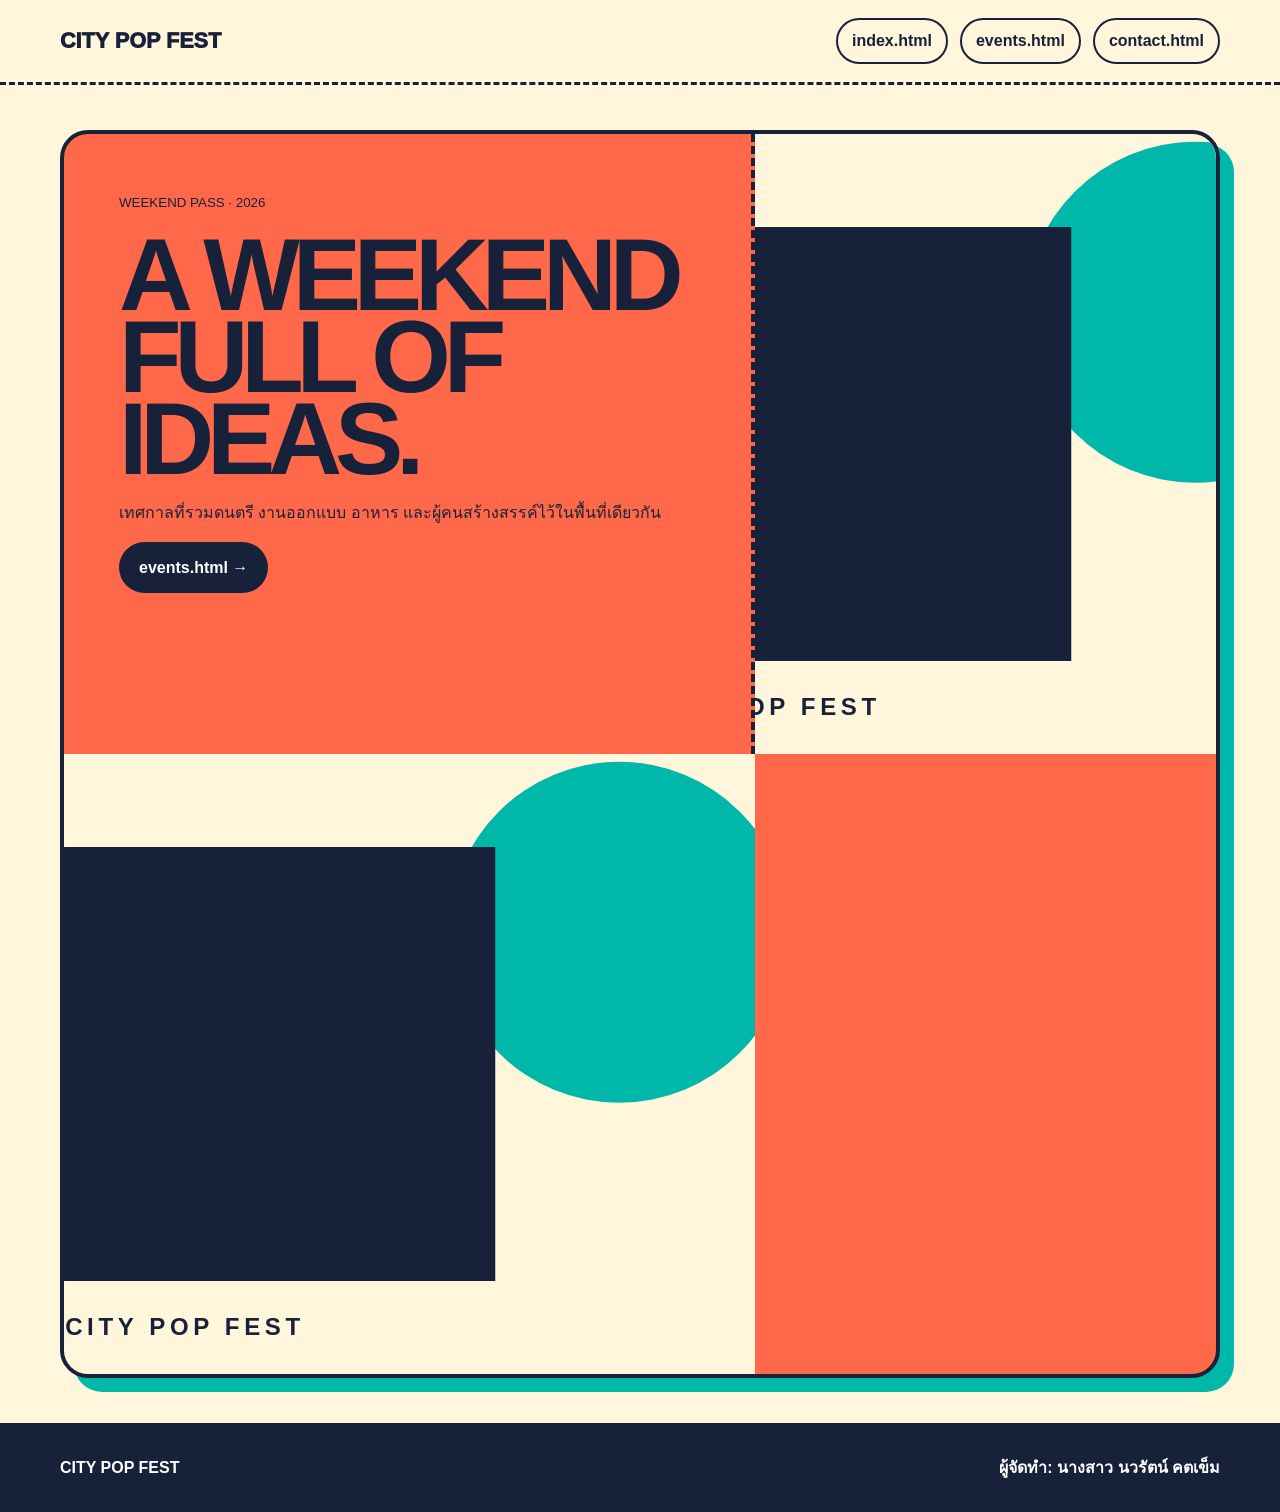
<file: index.html>
<!doctype html>
<html lang="th"><head><meta charset="utf-8"><meta name="viewport" content="width=device-width,initial-scale=1"><title>หน้าแรก | Good Day Events</title><link rel="stylesheet" href="assets/style.css"></head><body class="ticket"><header class="header"><nav class="nav container"><a class="brand" href="gate.html">CITY POP FEST</a><div class="links"><a href="gate.html">index.html</a><a href="program.html">events.html</a><a href="contact-us.html">contact.html</a></div></nav></header><main class="hero"><div class="container ticket-card"><section class="hero-copy"><small>WEEKEND PASS · 2026</small><h1>A WEEKEND FULL OF IDEAS.</h1><p>เทศกาลที่รวมดนตรี งานออกแบบ อาหาร และผู้คนสร้างสรรค์ไว้ในพื้นที่เดียวกัน</p><a class="button" href="ticket.html">events.html →</a></section><img src="images/festival-hero.svg" alt="บริษัทจัดเทศกาลสร้างสรรค์"><img src="images/festival-hero.svg" alt="บริษัทจัดเทศกาลสร้างสรรค์"></div></main><footer class="footer"><div class="container footer-row"><strong>CITY POP FEST</strong><span class="footer-student">ผู้จัดทำ: นางสาว นวรัตน์ คตเข็ม</span></div></footer></body></html>
</file>
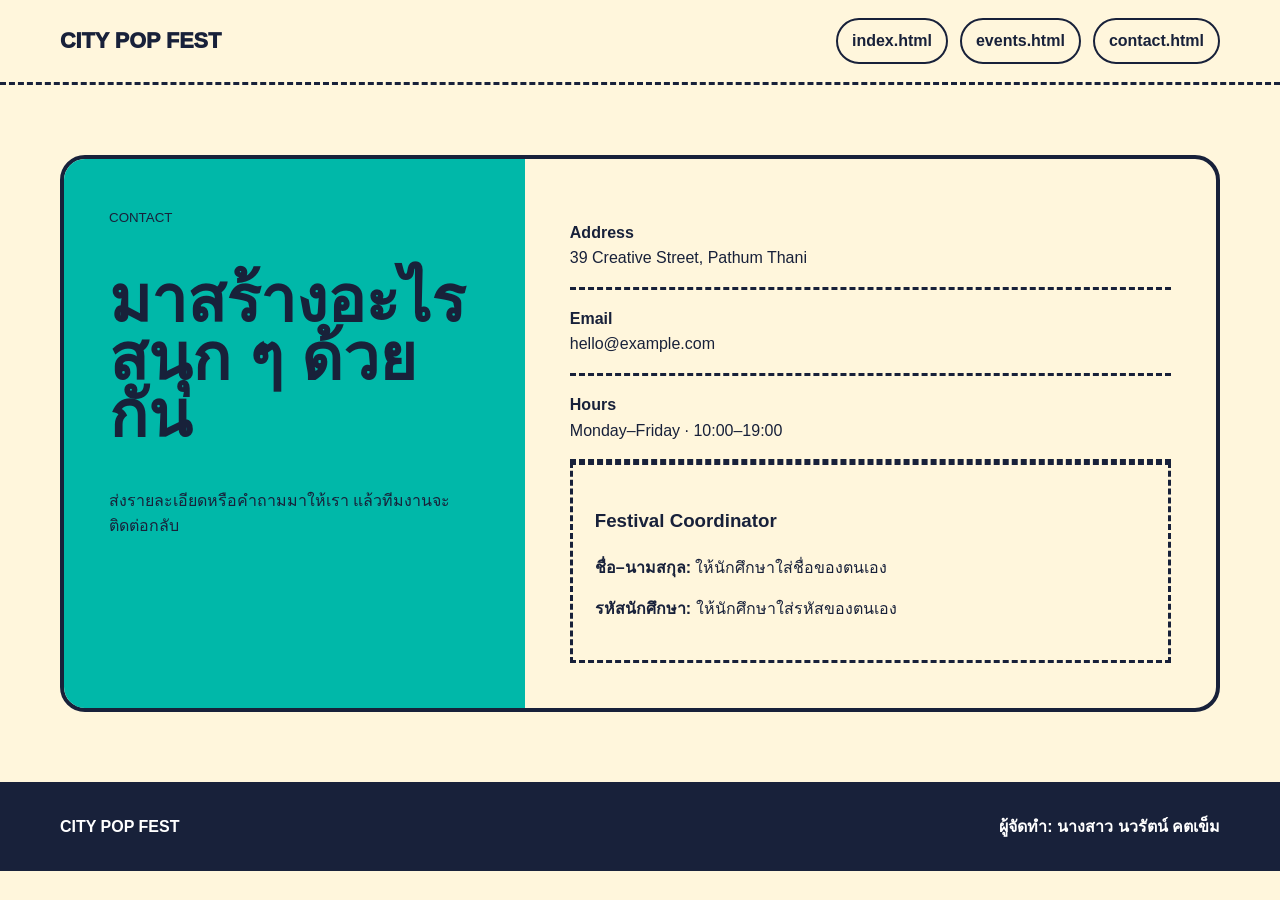
<file: contact.html>
<!doctype html><html lang="th"><head><meta charset="utf-8"><meta name="viewport" content="width=device-width,initial-scale=1"><title>ติดต่อ | Good Day Events</title><link rel="stylesheet" href="assets/style.css"></head><body class="ticket"><header class="header"><nav class="nav container"><a class="brand" href="gate.html">CITY POP FEST</a><div class="links"><a href="gate.html">index.html</a><a href="program.html">events.html</a><a href="contact-us.html">contact.html</a></div></nav></header><main class="contact"><div class="container contact-grid"><div class="contact-lead"><small>CONTACT</small><h1>มาสร้างอะไรสนุก ๆ ด้วยกัน</h1><p>ส่งรายละเอียดหรือคำถามมาให้เรา แล้วทีมงานจะติดต่อกลับ</p></div><div class="contact-info"><div class="detail"><strong>Address</strong><br>39 Creative Street, Pathum Thani</div><div class="detail"><strong>Email</strong><br>hello@example.com</div><div class="detail"><strong>Hours</strong><br>Monday–Friday · 10:00–19:00</div><div class="student"><h3>Festival Coordinator</h3><p><strong>ชื่อ–นามสกุล:</strong> ให้นักศึกษาใส่ชื่อของตนเอง</p><p><strong>รหัสนักศึกษา:</strong> ให้นักศึกษาใส่รหัสของตนเอง</p></div></div></div></main><footer class="footer"><div class="container footer-row"><strong>CITY POP FEST</strong><span class="footer-student">ผู้จัดทำ: นางสาว นวรัตน์ คตเข็ม</span></div></footer></body></html>
</file>
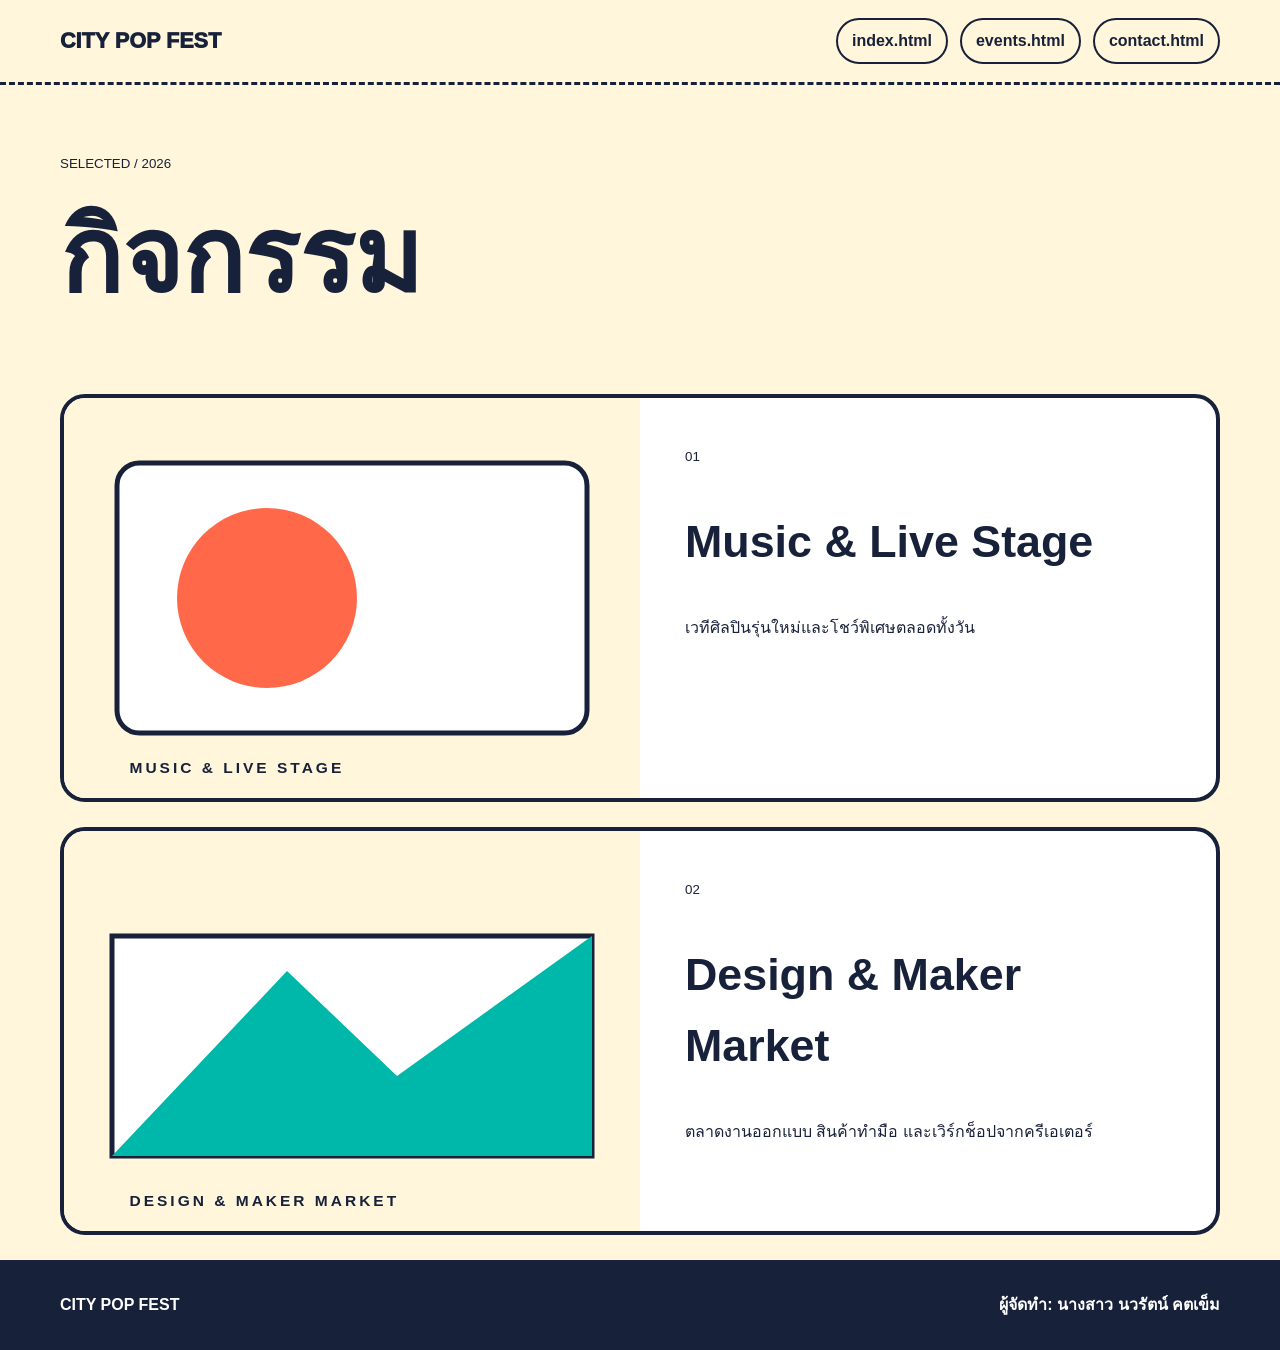
<file: events.html>
<!doctype html><html lang="th"><head><meta charset="utf-8"><meta name="viewport" content="width=device-width,initial-scale=1"><title>กิจกรรม | Good Day Events</title><link rel="stylesheet" href="assets/style.css"></head><body class="ticket"><header class="header"><nav class="nav container"><a class="brand" href="gate.html">CITY POP FEST</a><div class="links"><a href="gate.html">index.html</a><a href="program.html">events.html</a><a href="contact-us.html">contact.html</a></div></nav></header><main><section class="page-head"><div class="container"><small>SELECTED / 2026</small><h1>กิจกรรม</h1></div></section><section class="listing"><div class="container"><article class="entry"><img src="images/stage-new.svg" alt="Music &amp; Live Stage"><div><small>01</small><h2>Music &amp; Live Stage</h2><p>เวทีศิลปินรุ่นใหม่และโชว์พิเศษตลอดทั้งวัน</p></div></article><article class="entry"><img src="images/market-new.svg" alt="Design &amp; Maker Market"><div><small>02</small><h2>Design &amp; Maker Market</h2><p>ตลาดงานออกแบบ สินค้าทำมือ และเวิร์กช็อปจากครีเอเตอร์</p></div></article></div></section></main><footer class="footer"><div class="container footer-row"><strong>CITY POP FEST</strong><span class="footer-student">ผู้จัดทำ: นางสาว นวรัตน์ คตเข็ม</span></div></footer></body></html>
</file>
<file: assets/style.css>
*{box-sizing:border-box}body{margin:0;font-family:Arial,"Noto Sans Thai",sans-serif;line-height:1.6}a{color:inherit}.container{width:min(1160px,91%);margin:auto}img{display:block;width:100%;object-fit:cover}.student{padding:22px;border:3px dashed currentColor}.footer-student{font-weight:900}body{background:#fff6dc;color:#18213a}.header{padding:18px 0;border-bottom:3px dashed #18213a}.nav{display:flex;justify-content:space-between;align-items:center}.brand{font-size:1.35rem;font-weight:1000;text-decoration:none}.links{display:flex;gap:12px}.links a{padding:8px 14px;border:2px solid #18213a;border-radius:99px;text-decoration:none;font-weight:800}.hero{padding:45px 0}.ticket-card{display:grid;grid-template-columns:1.2fr .8fr;border:4px solid #18213a;border-radius:28px;overflow:hidden;background:#ff694a;box-shadow:14px 14px 0 #00b8a9}.hero-copy{padding:55px;border-right:4px dashed #18213a}.hero h1{font-size:clamp(4rem,8vw,8rem);line-height:.8;letter-spacing:-.07em;margin:20px 0}.ticket-card img{height:620px}.button{display:inline-block;padding:13px 20px;background:#18213a;color:#fff;border-radius:99px;text-decoration:none;font-weight:900}.page-head{padding:65px 0 30px}.page-head h1{font-size:clamp(4rem,8vw,7rem);margin:0}.entry{display:grid;grid-template-columns:1fr 1fr;border:4px solid #18213a;border-radius:25px;overflow:hidden;margin:25px 0;background:#fff}.entry img{height:400px}.entry div{padding:45px}.entry h2{font-size:2.8rem}.contact{padding:70px 0}.contact-grid{display:grid;grid-template-columns:.8fr 1.2fr;border:4px solid #18213a;border-radius:25px;overflow:hidden}.contact-grid>div{padding:45px}.contact-lead{background:#00b8a9}.contact h1{font-size:4rem;line-height:.9}.detail{padding:16px 0;border-bottom:3px dashed #18213a}.footer{padding:32px 0;background:#18213a;color:#fff}.footer-row{display:flex;justify-content:space-between}@media(max-width:800px){.nav{padding:18px 0;align-items:flex-start;flex-direction:column}.links{width:100%;justify-content:space-between;gap:7px}.hero-grid,.ticket-card,.entry,.entry:nth-child(even),.contact-grid{grid-template-columns:1fr}.hero img,.entry img,.hero-card{height:400px}.entry:nth-child(even) img{order:0}.hero-copy{padding:35px}.ticket-card .hero-copy,.contact-lead{border-right:0}.footer-row{flex-direction:column;gap:15px}}
</file>
